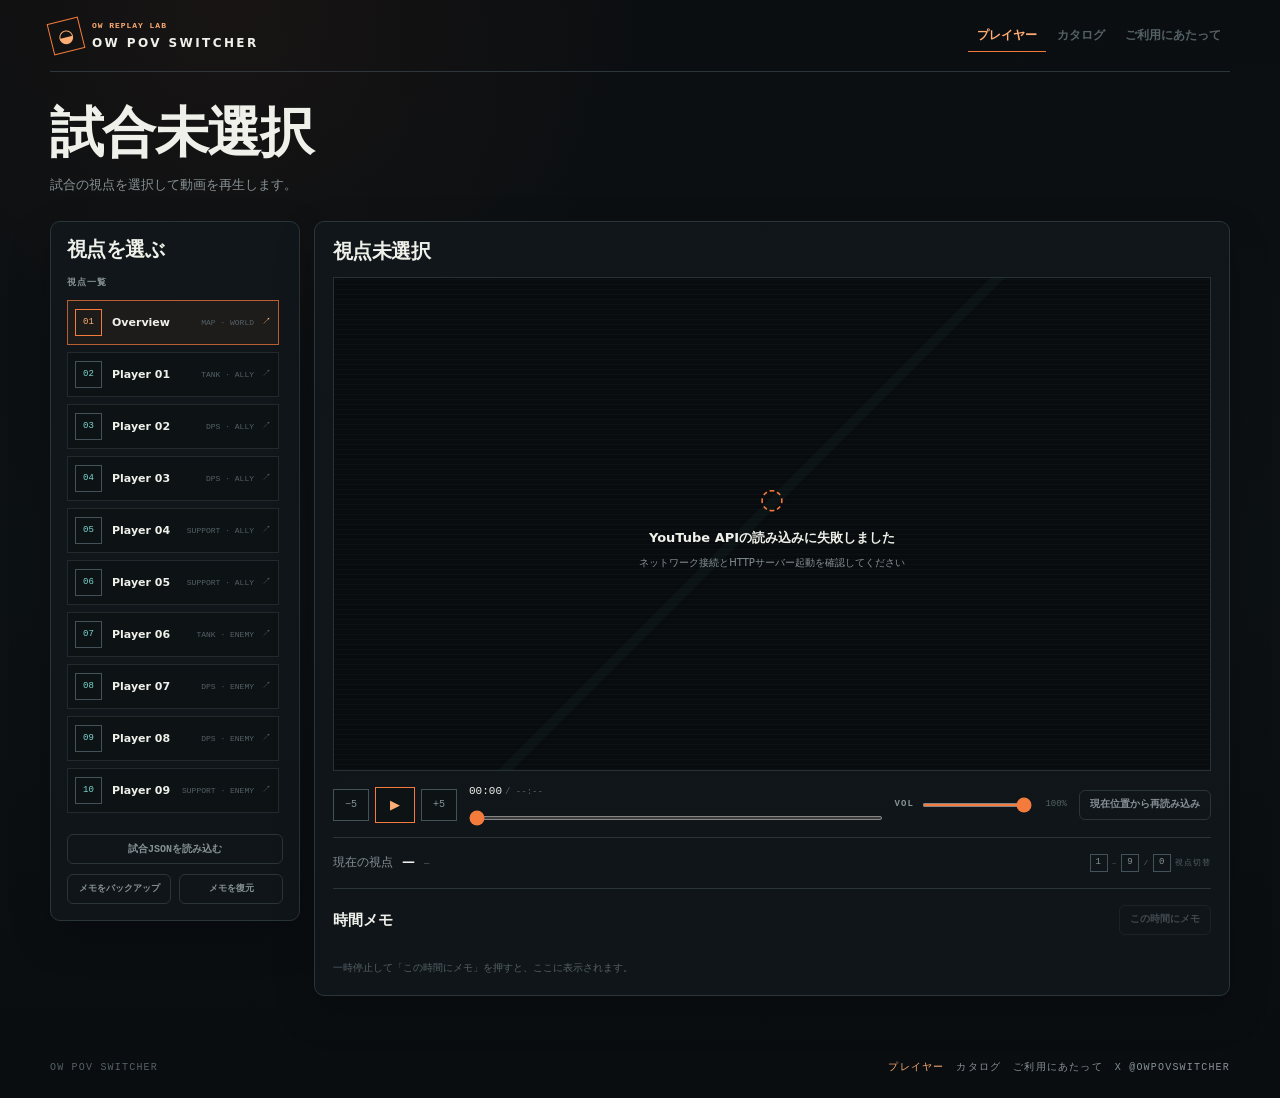
<file: index.html>
<!doctype html>
<html lang="ja">
  <head>
    <meta charset="UTF-8" />
    <meta name="viewport" content="width=device-width, initial-scale=1.0" />
    <meta name="theme-color" content="#0b0e11" />
  <title>試合プレイヤー | OW POV Switcher</title>
    <link rel="stylesheet" href="./styles.css" />
  </head>
  <body>
    <div class="app-shell">
      <header class="topbar">
        <a class="brand" href="./index.html" aria-label="OW POV Switcher プレイヤー">
          <span class="brand-mark" aria-hidden="true">◒</span>
          <span>
            <span class="brand-kicker">OW REPLAY LAB</span>
            <span class="brand-name">OW POV SWITCHER</span>
          </span>
        </a>
        <div class="topbar-tools">
          <nav class="primary-nav" aria-label="メインナビゲーション">
            <a class="is-active" href="./index.html" aria-current="page">プレイヤー</a>
            <a href="./catalog.html">カタログ</a>
            <a href="./usage.html">ご利用にあたって</a>
          </nav>
        </div>
      </header>

      <main id="top">
        <section class="intro-grid">
          <div class="hero-copy">
            <h1 id="matchPageTitle" class="match-page-title">試合未選択</h1>
            <p class="hero-text">
              試合の視点を選択して動画を再生します。
            </p>
          </div>
        </section>

        <section class="lab-grid" aria-label="リプレイビューア">
          <aside class="control-panel panel">
            <div class="panel-heading compact">
              <div>
                <h2>視点を選ぶ</h2>
              </div>
            </div>

            <div class="pov-list-heading">
              <span class="field-label">視点一覧</span>
            </div>
            <div id="povList" class="pov-list"></div>

            <div class="match-actions" aria-label="試合データの読み込み">
              <button id="importMatch" class="button button-outline" type="button">試合JSONを読み込む</button>
              <input id="matchFile" type="file" accept="application/json,.json" hidden />
            </div>

            <div class="data-actions" aria-label="個人メモのバックアップ">
              <button id="exportConfig" class="button button-outline" type="button">メモをバックアップ</button>
              <button id="importConfig" class="button button-outline" type="button">メモを復元</button>
              <input id="importFile" type="file" accept="application/json,.json" hidden />
            </div>
            <p id="dataStatus" class="data-status" aria-live="polite"></p>
          </aside>

          <section class="viewer-panel panel" aria-label="視点プレイヤー">
            <div class="viewer-header">
              <div>
                <h2 id="viewerTitle">視点未選択</h2>
              </div>
            </div>

            <div id="stage" class="stage" aria-live="polite">
              <div id="playerMount" class="player-mount"></div>
              <div id="stageEmpty" class="stage-empty">
                <span class="empty-glyph" aria-hidden="true">＋</span>
                <strong>試合を選択してください</strong>
                <span>カタログから試合を開くか、試合JSONを読み込んでください</span>
              </div>
            </div>

            <div class="transport-bar">
              <div class="transport-buttons">
                <button id="backFive" class="icon-button" type="button" title="5秒戻る">−5</button>
                <button id="playPause" class="play-button" type="button" aria-label="再生">▶</button>
                <button id="forwardFive" class="icon-button" type="button" title="5秒進む">+5</button>
              </div>
              <div class="time-track">
                <div class="time-readout">
                  <span id="currentTime">00:00</span>
                  <span>/ <span id="durationLabel">--:--</span></span>
                </div>
                <input id="timeline" type="range" min="0" max="0" step="0.1" value="0" aria-label="動画の再生位置" />
              </div>
              <div class="volume-control">
                <label class="volume-label" for="volume">VOL</label>
                <input id="volume" type="range" min="0" max="100" step="1" value="100" aria-label="音量" />
                <output id="volumeValue" for="volume">100%</output>
              </div>
              <button id="reloadActive" class="button button-outline" type="button">現在位置から再読み込み</button>
            </div>

            <div class="viewer-footer">
              <div class="current-perspective">
                <span class="current-label">現在の視点</span>
                <strong id="activeName">—</strong>
                <span id="activeMeta">—</span>
              </div>
              <div class="keyboard-hint">
                <span class="key">1</span>–<span class="key">9</span> / <span class="key">0</span>
                <span>視点切替</span>
              </div>
            </div>

            <section class="notes-area" aria-label="メモ">
              <div class="notes-header">
                <div class="notes-title">
                  <strong>時間メモ</strong>
                </div>
                <button id="addNote" class="button button-outline" type="button" disabled>この時間にメモ</button>
              </div>

              <form id="noteComposer" class="note-composer" hidden>
                <div class="note-composer-time">
                  <span class="note-time-label">記録時刻</span>
                  <strong id="noteTime">00:00</strong>
                </div>
                <textarea id="noteText" rows="3" maxlength="500" placeholder="例：ここでXXが右方向へ移動している"></textarea>
                <div class="note-composer-actions">
                  <button id="cancelNote" class="button button-quiet" type="button">キャンセル</button>
                  <button class="button button-primary" type="submit">メモを保存</button>
                </div>
              </form>

              <div id="noteList" class="note-list" aria-live="polite"></div>
            </section>
          </section>
        </section>

      </main>

      <footer class="footer">
        <span>OW POV SWITCHER</span>
        <nav class="footer-links" aria-label="サイト情報">
          <a href="./index.html" aria-current="page">プレイヤー</a>
          <a href="./catalog.html">カタログ</a>
          <a href="./usage.html">ご利用にあたって</a>
          <a href="https://x.com/OWPOVSwitcher" target="_blank" rel="noreferrer noopener">X @OWPOVSwitcher</a>
        </nav>
      </footer>
    </div>

    <script src="./map-data.js" defer></script>
    <script src="./patch-data.js" defer></script>
    <script src="./catalog-data.js" defer></script>
    <script src="./app.js" defer></script>
  </body>
</html>
</file>
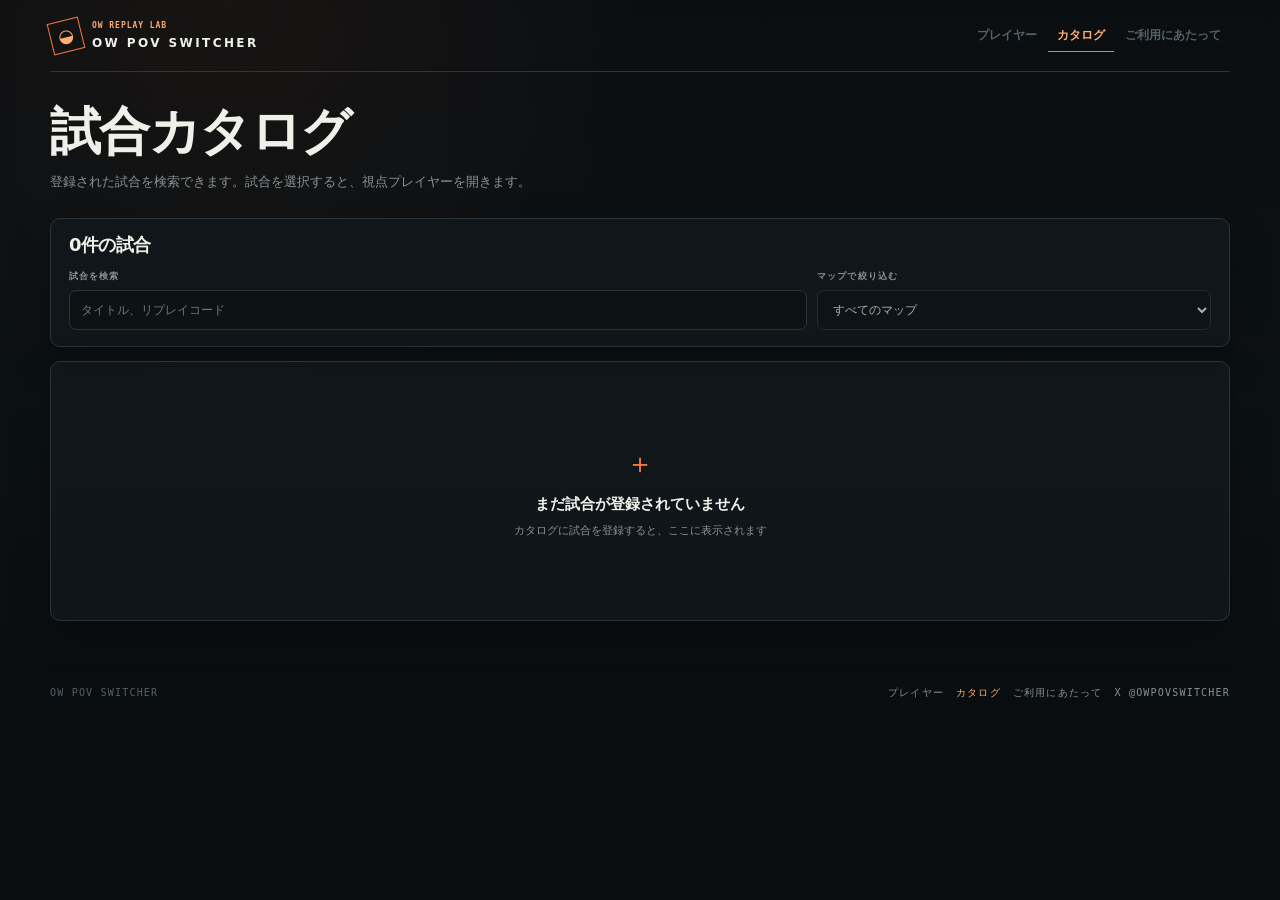
<file: catalog.html>
<!doctype html>
<html lang="ja">
  <head>
    <meta charset="UTF-8" />
    <meta name="viewport" content="width=device-width, initial-scale=1.0" />
    <meta name="theme-color" content="#0b0e11" />
  <title>試合カタログ | OW POV Switcher</title>
    <link rel="stylesheet" href="./styles.css" />
  </head>
  <body>
    <div class="app-shell">
      <header class="topbar">
        <a class="brand" href="./index.html" aria-label="OW POV Switcher プレイヤー">
          <span class="brand-mark" aria-hidden="true">◒</span>
          <span>
            <span class="brand-kicker">OW REPLAY LAB</span>
            <span class="brand-name">OW POV SWITCHER</span>
          </span>
        </a>
        <div class="topbar-tools">
          <nav class="primary-nav" aria-label="メインナビゲーション">
            <a href="./index.html">プレイヤー</a>
            <a class="is-active" href="./catalog.html" aria-current="page">カタログ</a>
            <a href="./usage.html">ご利用にあたって</a>
          </nav>
        </div>
      </header>

      <main id="top">
        <section class="page-hero">
          <div>
            <h1>試合カタログ</h1>
            <p class="hero-text">
              登録された試合を検索できます。試合を選択すると、視点プレイヤーを開きます。
            </p>
          </div>
        </section>

        <section class="catalog-toolbar panel" aria-label="カタログ操作">
          <div class="catalog-toolbar-heading">
            <div>
              <h2 id="catalogCount">読み込み中</h2>
            </div>
          </div>
          <div class="catalog-filters">
            <label class="catalog-search">
              <span class="field-label">試合を検索</span>
              <input id="catalogSearch" class="text-input" type="search" placeholder="タイトル、リプレイコード" autocomplete="off" />
            </label>
            <label class="catalog-filter">
              <span class="field-label">マップで絞り込む</span>
              <select id="catalogMapFilter" class="text-input">
                <option value="">すべてのマップ</option>
              </select>
            </label>
          </div>
          <p id="catalogStatusMessage" class="data-status" aria-live="polite"></p>
        </section>

        <section class="catalog-section" aria-label="試合一覧">
          <div id="catalogGrid" class="catalog-grid" aria-live="polite"></div>
        </section>
      </main>

      <footer class="footer">
        <span>OW POV SWITCHER</span>
        <nav class="footer-links" aria-label="サイト情報">
          <a href="./index.html">プレイヤー</a>
          <a href="./catalog.html" aria-current="page">カタログ</a>
          <a href="./usage.html">ご利用にあたって</a>
          <a href="https://x.com/OWPOVSwitcher" target="_blank" rel="noreferrer noopener">X @OWPOVSwitcher</a>
        </nav>
      </footer>
    </div>

    <script src="./map-data.js" defer></script>
    <script src="./patch-data.js" defer></script>
    <script src="./catalog-data.js" defer></script>
    <script src="./catalog.js" defer></script>
  </body>
</html>
</file>
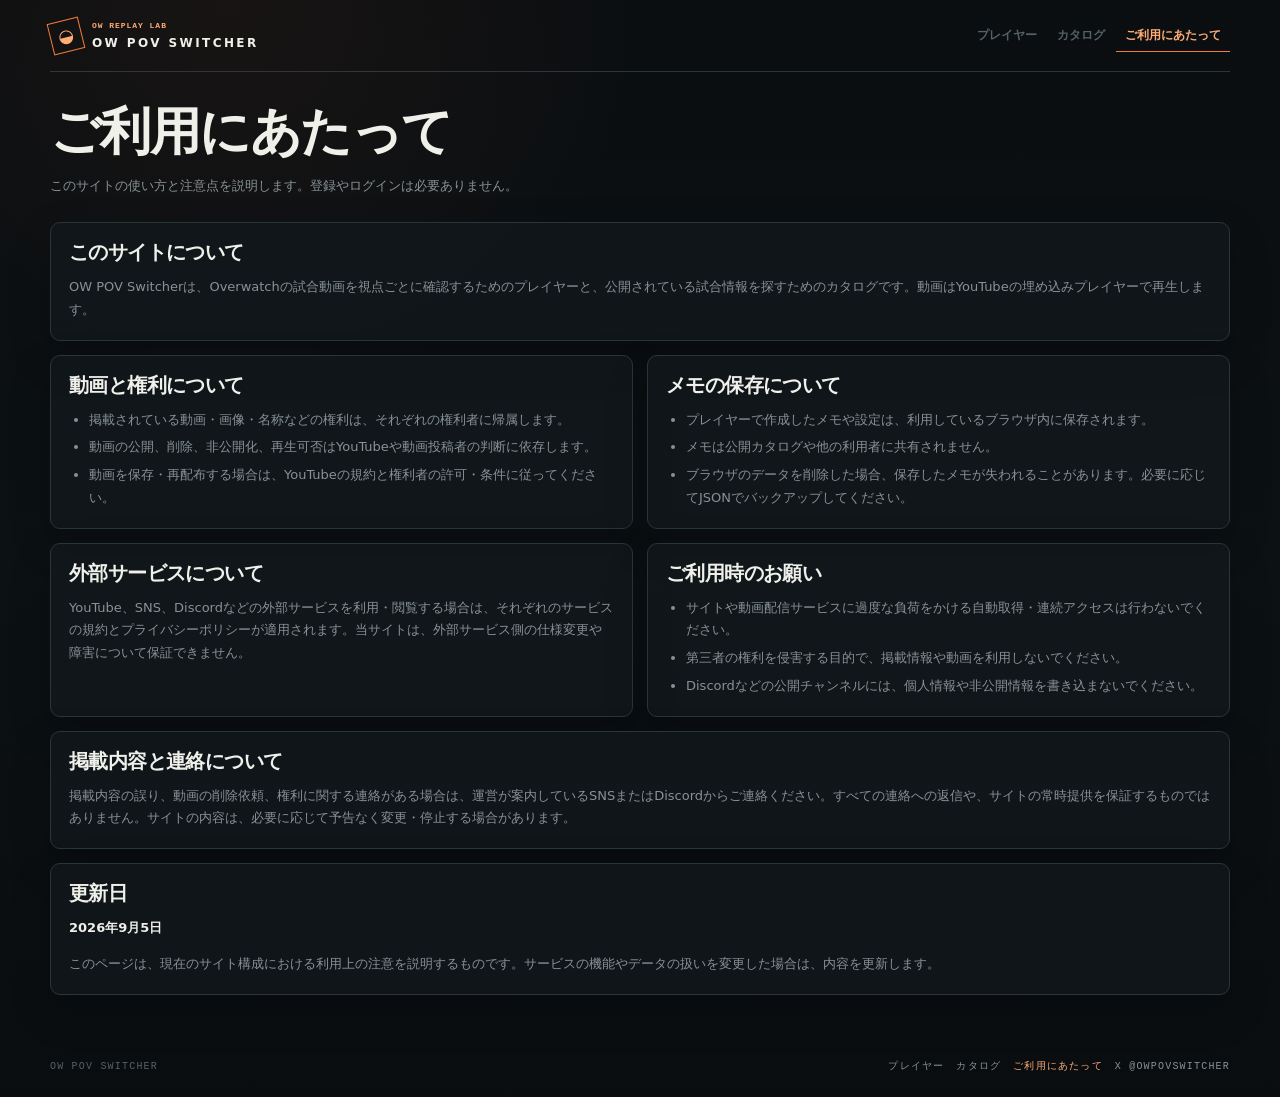
<file: usage.html>
<!doctype html>
<html lang="ja">
  <head>
    <meta charset="UTF-8" />
    <meta name="viewport" content="width=device-width, initial-scale=1.0" />
    <meta name="theme-color" content="#0b0e11" />
  <title>ご利用にあたって | OW POV Switcher</title>
    <link rel="stylesheet" href="./styles.css" />
  </head>
  <body>
    <div class="app-shell">
      <header class="topbar">
        <a class="brand" href="./index.html" aria-label="OW POV Switcher プレイヤー">
          <span class="brand-mark" aria-hidden="true">◒</span>
          <span>
            <span class="brand-kicker">OW REPLAY LAB</span>
            <span class="brand-name">OW POV SWITCHER</span>
          </span>
        </a>
        <div class="topbar-tools">
          <nav class="primary-nav" aria-label="メインナビゲーション">
            <a href="./index.html">プレイヤー</a>
            <a href="./catalog.html">カタログ</a>
            <a class="is-active" href="./usage.html" aria-current="page">ご利用にあたって</a>
          </nav>
        </div>
      </header>

      <main id="top" class="info-page">
        <section class="page-hero">
          <div>
            <h1 class="info-page-title">ご利用にあたって</h1>
            <p class="hero-text">
              このサイトの使い方と注意点を説明します。登録やログインは必要ありません。
            </p>
          </div>
        </section>

        <div class="info-grid">
          <section class="info-card panel wide">
            <h2>このサイトについて</h2>
            <p>
              OW POV Switcherは、Overwatchの試合動画を視点ごとに確認するためのプレイヤーと、公開されている試合情報を探すためのカタログです。動画はYouTubeの埋め込みプレイヤーで再生します。
            </p>
          </section>

          <section class="info-card panel">
            <h2>動画と権利について</h2>
            <ul>
              <li>掲載されている動画・画像・名称などの権利は、それぞれの権利者に帰属します。</li>
              <li>動画の公開、削除、非公開化、再生可否はYouTubeや動画投稿者の判断に依存します。</li>
              <li>動画を保存・再配布する場合は、YouTubeの規約と権利者の許可・条件に従ってください。</li>
            </ul>
          </section>

          <section class="info-card panel">
            <h2>メモの保存について</h2>
            <ul>
              <li>プレイヤーで作成したメモや設定は、利用しているブラウザ内に保存されます。</li>
              <li>メモは公開カタログや他の利用者に共有されません。</li>
              <li>ブラウザのデータを削除した場合、保存したメモが失われることがあります。必要に応じてJSONでバックアップしてください。</li>
            </ul>
          </section>

          <section class="info-card panel">
            <h2>外部サービスについて</h2>
            <p>
              YouTube、SNS、Discordなどの外部サービスを利用・閲覧する場合は、それぞれのサービスの規約とプライバシーポリシーが適用されます。当サイトは、外部サービス側の仕様変更や障害について保証できません。
            </p>
          </section>

          <section class="info-card panel">
            <h2>ご利用時のお願い</h2>
            <ul>
              <li>サイトや動画配信サービスに過度な負荷をかける自動取得・連続アクセスは行わないでください。</li>
              <li>第三者の権利を侵害する目的で、掲載情報や動画を利用しないでください。</li>
              <li>Discordなどの公開チャンネルには、個人情報や非公開情報を書き込まないでください。</li>
            </ul>
          </section>

          <section class="info-card panel wide">
            <h2>掲載内容と連絡について</h2>
            <p>
              掲載内容の誤り、動画の削除依頼、権利に関する連絡がある場合は、運営が案内しているSNSまたはDiscordからご連絡ください。すべての連絡への返信や、サイトの常時提供を保証するものではありません。サイトの内容は、必要に応じて予告なく変更・停止する場合があります。
            </p>
          </section>

          <section class="info-card panel wide">
            <h2>更新日</h2>
            <p><strong>2026年9月5日</strong></p>
            <p>
              このページは、現在のサイト構成における利用上の注意を説明するものです。サービスの機能やデータの扱いを変更した場合は、内容を更新します。
            </p>
          </section>
        </div>
      </main>

      <footer class="footer">
        <span>OW POV SWITCHER</span>
        <nav class="footer-links" aria-label="サイト情報">
          <a href="./index.html">プレイヤー</a>
          <a href="./catalog.html">カタログ</a>
          <a href="./usage.html" aria-current="page">ご利用にあたって</a>
          <a href="https://x.com/OWPOVSwitcher" target="_blank" rel="noreferrer noopener">X @OWPOVSwitcher</a>
        </nav>
      </footer>
    </div>
  </body>
</html>
</file>
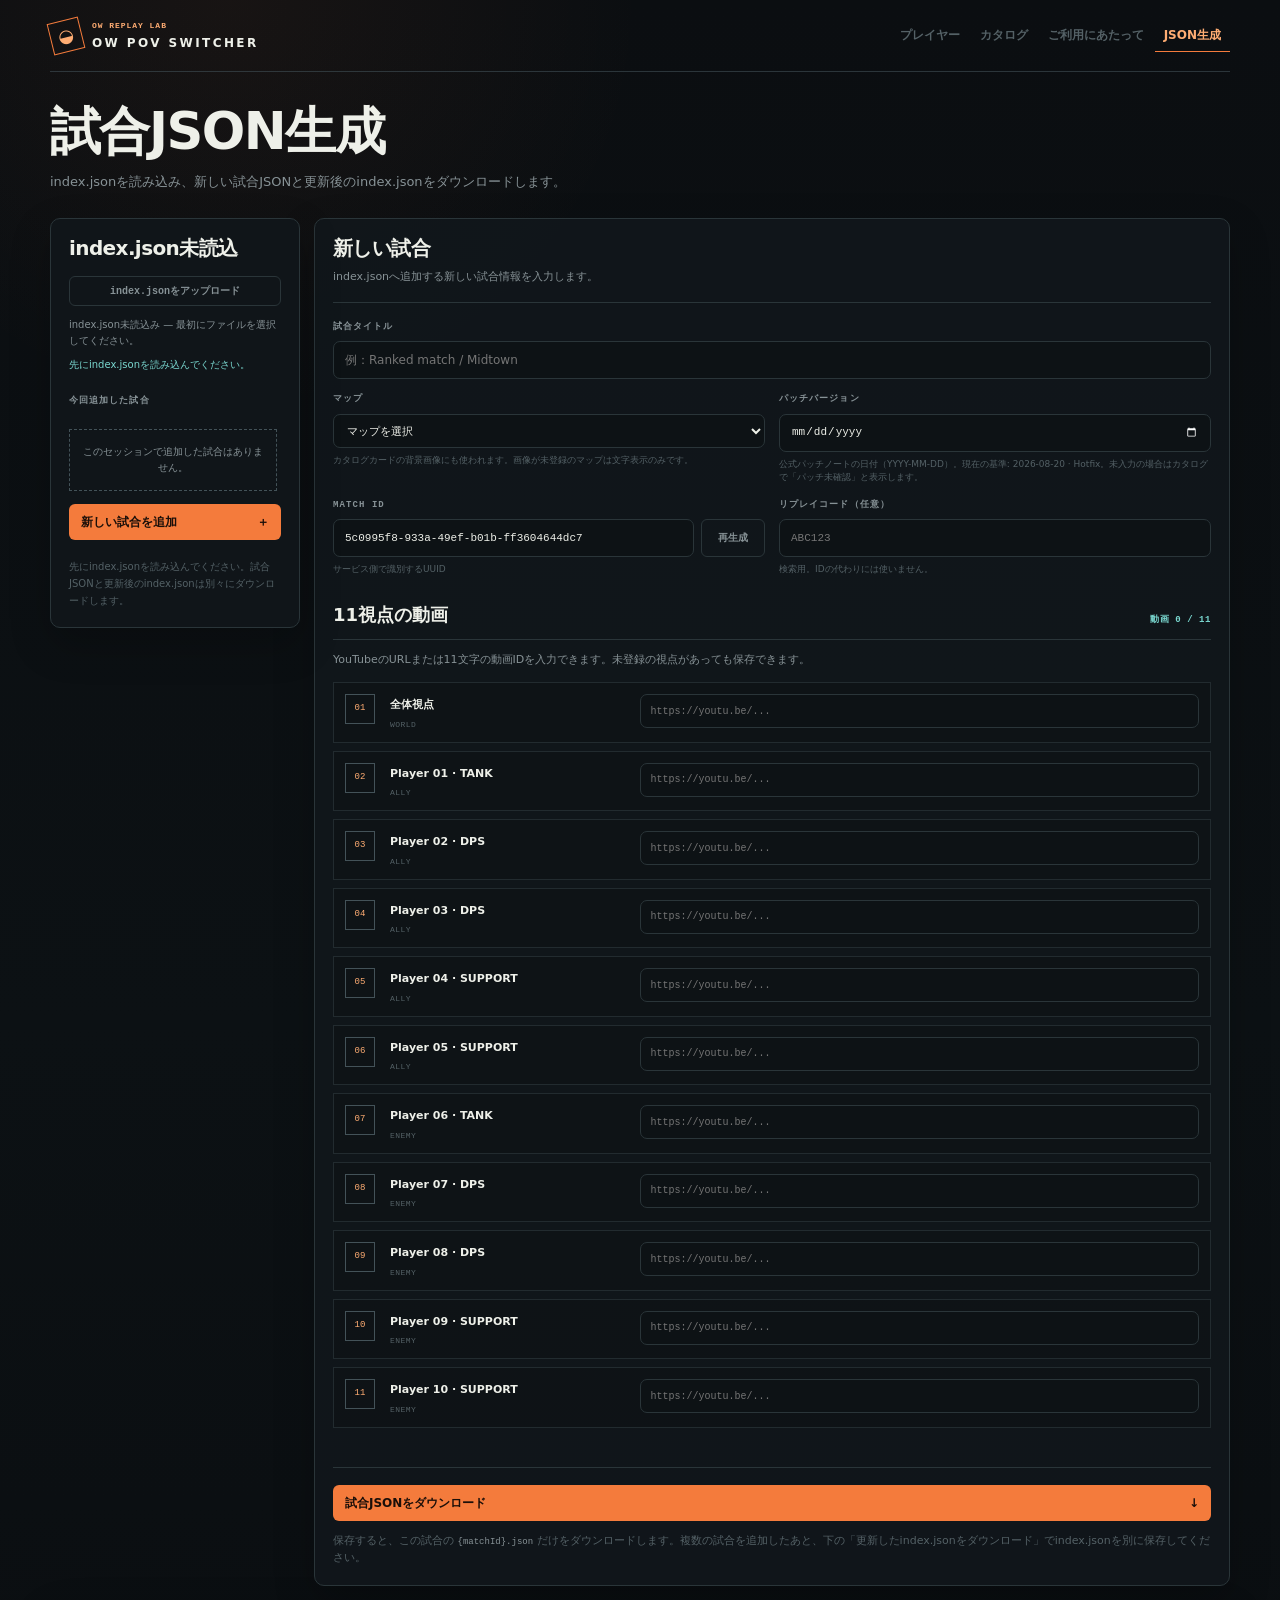
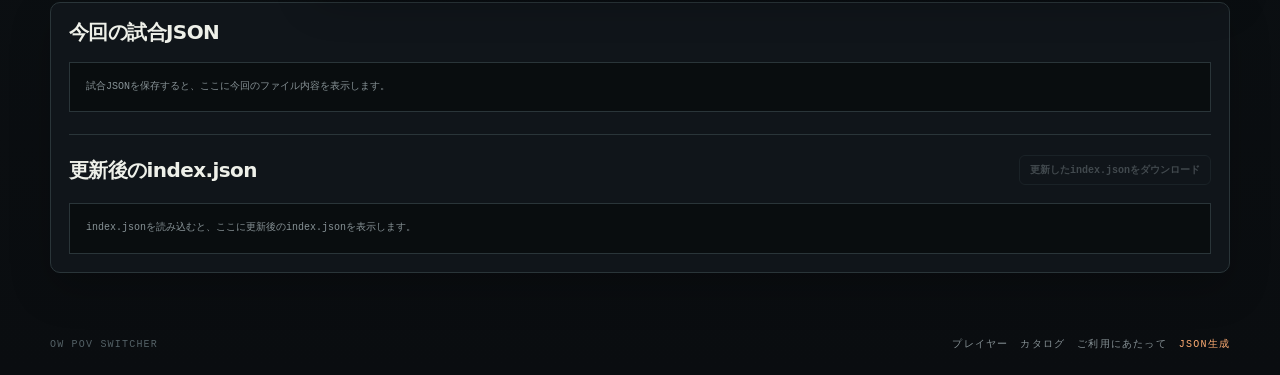
<file: tools/catalog-builder.html>
<!doctype html>
<html lang="ja">
  <head>
    <meta charset="UTF-8" />
    <meta name="viewport" content="width=device-width, initial-scale=1.0" />
    <meta name="theme-color" content="#0b0e11" />
  <title>試合JSON生成 | OW POV Switcher</title>
    <link rel="stylesheet" href="../styles.css" />
    <link rel="stylesheet" href="./catalog-builder.css" />
  </head>
  <body>
    <div class="app-shell">
      <header class="topbar">
        <a class="brand" href="../index.html" aria-label="OW POV Switcher プレイヤー">
          <span class="brand-mark" aria-hidden="true">◒</span>
          <span>
            <span class="brand-kicker">OW REPLAY LAB</span>
            <span class="brand-name">OW POV SWITCHER</span>
          </span>
        </a>
        <div class="topbar-tools">
          <nav class="primary-nav" aria-label="メインナビゲーション">
            <a href="../index.html">プレイヤー</a>
            <a href="../catalog.html">カタログ</a>
            <a href="../usage.html">ご利用にあたって</a>
            <a class="is-active" href="./catalog-builder.html">JSON生成</a>
          </nav>
        </div>
      </header>

      <main id="top">
        <section class="page-hero builder-hero">
          <div>
            <h1>試合JSON生成</h1>
            <p class="hero-text">
              index.jsonを読み込み、新しい試合JSONと更新後のindex.jsonをダウンロードします。
            </p>
          </div>
        </section>

        <section class="builder-layout" aria-label="試合JSON生成">
          <aside class="builder-sidebar panel">
            <div class="panel-heading compact">
              <div>
                <h2 id="catalogCount">index.json未読込</h2>
              </div>
            </div>

            <div class="builder-file-actions">
              <button id="importIndex" class="button button-outline" type="button">index.jsonをアップロード</button>
              <input id="indexFile" type="file" accept="application/json,.json" hidden />
            </div>
            <p id="indexStatus" class="builder-index-status" aria-live="polite">index.json未読込み — 最初にファイルを選択してください。</p>
            <p id="builderStatus" class="data-status" aria-live="polite"></p>

            <div class="builder-list-heading">
              <span class="field-label">今回追加した試合</span>
            </div>
            <div id="createdMatchList" class="builder-match-list" aria-live="polite"></div>

            <button id="newMatch" class="button button-primary builder-new-match" type="button">
              <span>新しい試合を追加</span>
              <span aria-hidden="true">＋</span>
            </button>

            <p class="builder-sidebar-note">
              先にindex.jsonを読み込んでください。試合JSONと更新後のindex.jsonは別々にダウンロードします。
            </p>
          </aside>

          <section class="builder-editor panel" aria-label="新しい試合の入力">
            <form id="matchForm">
              <div class="builder-editor-heading">
                <div>
                  <h2 id="editorTitle">新しい試合</h2>
                  <p id="editorSubline" class="builder-editor-subline">index.jsonへ追加する試合情報を入力します。</p>
                </div>
                <span id="editorState" class="builder-record-tag" aria-hidden="true" hidden>NEW</span>
              </div>

              <div class="builder-field-grid">
                <label class="builder-field builder-field-wide">
                  <span class="field-label">試合タイトル</span>
                  <input id="matchTitle" class="text-input" type="text" maxlength="200" placeholder="例：Ranked match / Midtown" required />
                </label>

                <label class="builder-field">
                  <span class="field-label">マップ</span>
                  <select id="matchMap" class="builder-select" aria-describedby="matchMapHelp"></select>
                  <small id="matchMapHelp" class="builder-field-help">カタログカードの背景画像にも使われます。画像が未登録のマップは文字表示のみです。</small>
                </label>

                <label class="builder-field">
                  <span class="field-label">パッチバージョン</span>
                  <input id="patchVersion" class="text-input builder-mono-input" type="date" aria-describedby="patchVersionHelp" />
                  <small id="patchVersionHelp" class="builder-field-help">公式パッチノートの日付（YYYY-MM-DD）。未入力の場合はカタログで「パッチ未確認」と表示します。</small>
                </label>

                <label class="builder-field">
                  <span class="field-label">MATCH ID</span>
                  <span class="builder-input-action">
                    <input id="matchId" class="text-input builder-mono-input" type="text" readonly aria-describedby="matchIdHelp" />
                    <button id="regenerateId" class="button button-outline" type="button">再生成</button>
                  </span>
                  <small id="matchIdHelp" class="builder-field-help">サービス側で識別するUUID</small>
                </label>

                <label class="builder-field">
                  <span class="field-label">リプレイコード（任意）</span>
                  <input id="sourceReplayCode" class="text-input builder-mono-input" type="text" maxlength="6" placeholder="ABC123" autocomplete="off" />
                  <small class="builder-field-help">検索用。IDの代わりには使いません。</small>
                </label>
              </div>

              <div class="builder-perspective-heading">
                <div>
                  <h3>11視点の動画</h3>
                </div>
                <strong id="videoCoverage">動画 0 / 11</strong>
              </div>
              <p class="builder-section-help">
                YouTubeのURLまたは11文字の動画IDを入力できます。未登録の視点があっても保存できます。
              </p>

              <div id="perspectiveEditor" class="builder-perspective-editor"></div>
              <p id="formMessage" class="builder-form-message" aria-live="polite"></p>

              <div class="builder-actions">
                <button class="button button-primary" type="submit">
                  <span>試合JSONをダウンロード</span>
                  <span aria-hidden="true">↓</span>
                </button>
              </div>
              <p class="builder-section-help builder-export-help">
                保存すると、この試合の <code>{matchId}.json</code> だけをダウンロードします。複数の試合を追加したあと、下の「更新したindex.jsonをダウンロード」でindex.jsonを別に保存してください。
              </p>
            </form>
          </section>
        </section>

        <section class="builder-output panel" aria-label="生成JSONの確認">
          <div class="builder-output-heading">
            <div>
              <h2>今回の試合JSON</h2>
            </div>
          </div>
          <pre id="matchJsonPreview" class="builder-json-preview">試合JSONを保存すると、ここに今回のファイル内容を表示します。</pre>

          <div class="builder-output-heading builder-output-heading-secondary">
            <div>
              <h2>更新後のindex.json</h2>
            </div>
            <button id="downloadIndex" class="button button-outline" type="button" disabled>更新したindex.jsonをダウンロード</button>
          </div>
          <pre id="indexJsonPreview" class="builder-json-preview">index.jsonを読み込むと、ここに更新後のindex.jsonを表示します。</pre>
        </section>
      </main>

      <footer class="footer">
        <span>OW POV SWITCHER</span>
        <nav class="footer-links" aria-label="サイト情報">
          <a href="../index.html">プレイヤー</a>
          <a href="../catalog.html">カタログ</a>
          <a href="../usage.html">ご利用にあたって</a>
          <a href="./catalog-builder.html" aria-current="page">JSON生成</a>
        </nav>
      </footer>
    </div>

    <script src="../map-data.js" defer></script>
    <script src="../patch-data.js" defer></script>
    <script src="../catalog-data.js" defer></script>
    <script src="./catalog-builder.js?v=20260904-3" defer></script>
  </body>
</html>
</file>
<file: styles.css>
:root {
  --content-width: 1180px;
  --font-sans: "Yu Gothic", "Hiragino Kaku Gothic ProN", "Noto Sans JP", system-ui, sans-serif;
  --font-mono: "Cascadia Code", Consolas, monospace;
  --bg: #0b0e11;
  --panel: #11171b;
  --panel-raised: #171f23;
  --panel-deep: #0d1215;
  --ink: #eef0e9;
  --muted: #879296;
  --faint: #546166;
  --line: #2a3539;
  --line-bright: #435258;
  --orange: #f47b3c;
  --orange-soft: #ffad73;
  --cyan: #7ad8d0;
  --yellow: #e6c86e;
  --danger: #f36e69;
  --radius: 10px;
  --shadow: 0 16px 40px rgba(0, 0, 0, 0.22);
  color-scheme: dark;
}

* {
  box-sizing: border-box;
}

html {
  background: var(--bg);
  scroll-behavior: smooth;
}

body {
  margin: 0;
  min-width: 320px;
  background:
    radial-gradient(circle at 18% 0%, rgba(244, 123, 60, 0.055), transparent 26rem),
    linear-gradient(180deg, #0b0e11 0%, #0c1114 52%, #0a0d10 100%);
  color: var(--ink);
  font-family: var(--font-sans);
  line-height: 1.5;
}

button,
input {
  font: inherit;
}

button {
  cursor: pointer;
}

button:focus-visible,
input:focus-visible,
select:focus-visible,
a:focus-visible {
  outline: 2px solid var(--cyan);
  outline-offset: 3px;
}

.app-shell {
  width: min(var(--content-width), calc(100% - 32px));
  margin: 0 auto;
}

.topbar {
  display: flex;
  align-items: center;
  justify-content: space-between;
  min-height: 72px;
  border-bottom: 1px solid rgba(67, 82, 88, 0.58);
}

.brand {
  display: inline-flex;
  align-items: center;
  gap: 10px;
  color: var(--ink);
  text-decoration: none;
}

.brand-mark {
  display: grid;
  width: 32px;
  height: 32px;
  place-items: center;
  border: 1px solid var(--orange);
  color: var(--orange-soft);
  font-size: 18px;
  line-height: 1;
  transform: rotate(-14deg);
}

.brand-kicker,
.brand-name,
.eyebrow,
.field-label,
.hero-label,
.panel-index,
.micro-copy,
.footer,
.keyboard-hint {
  letter-spacing: 0.12em;
  text-transform: uppercase;
}

.brand-kicker {
  display: block;
  color: var(--orange-soft);
  font-family: var(--font-mono);
  font-size: 8px;
  font-weight: 700;
}

.brand-name {
  display: block;
  margin-top: 2px;
  font-size: 12px;
  font-weight: 800;
  letter-spacing: 0.2em;
}

.eyebrow {
  margin: 0 0 8px;
  color: var(--orange-soft);
  font-family: var(--font-mono);
  font-size: 10px;
  font-weight: 700;
}

.hero-label {
  display: block;
  color: var(--muted);
  font-family: var(--font-mono);
  font-size: 9px;
  font-weight: 700;
}

.topbar-tools {
  display: flex;
  align-items: center;
  gap: 16px;
}

.primary-nav {
  display: flex;
  align-items: center;
  gap: 2px;
}

.primary-nav a {
  padding: 7px 9px;
  border-bottom: 1px solid transparent;
  color: var(--faint);
  font-family: var(--font-sans);
  font-size: 12px;
  font-weight: 700;
  letter-spacing: 0;
  text-decoration: none;
  transition: border-color 160ms ease, color 160ms ease;
}

.primary-nav a:hover,
.primary-nav a.is-active {
  border-color: var(--orange);
  color: var(--orange-soft);
}

main {
  padding: 32px 0 48px;
}

.intro-grid {
  margin-bottom: 24px;
}

h1,
h2,
p {
  margin-top: 0;
}

h1,
h2 {
  font-weight: 700;
  letter-spacing: -0.03em;
}

h1 {
  max-width: 820px;
  margin-bottom: 12px;
  font-size: clamp(2rem, 4vw, 3.6rem);
  line-height: 1.08;
}

.match-page-title {
  max-width: 900px;
  margin-bottom: 12px;
  font-size: clamp(2rem, 4.2vw, 3.8rem);
  overflow-wrap: anywhere;
}

h1 em {
  color: var(--orange);
  font-style: normal;
}

h2 {
  margin-bottom: 0;
  font-size: 20px;
  line-height: 1.15;
}

.hero-text {
  max-width: 680px;
  margin-bottom: 0;
  color: var(--muted);
  font-size: 13px;
  line-height: 1.75;
}

.panel {
  border: 1px solid var(--line);
  border-radius: var(--radius);
  background: rgba(17, 23, 27, 0.9);
  box-shadow: var(--shadow);
}

.lab-grid {
  display: grid;
  grid-template-columns: 250px minmax(0, 1fr);
  gap: 14px;
  align-items: start;
}

.control-panel {
  min-height: auto;
  padding: 16px;
}

.panel-heading {
  display: flex;
  align-items: flex-start;
  justify-content: space-between;
  gap: 12px;
  margin-bottom: 18px;
}

.panel-heading.compact {
  margin-bottom: 16px;
}

.panel-index {
  display: inline-flex;
  align-items: center;
  justify-content: center;
  min-width: 28px;
  height: 22px;
  border: 1px solid var(--line-bright);
  color: var(--faint);
  font-family: "Cascadia Code", Consolas, monospace;
  font-size: 9px;
}

.field-label {
  display: block;
  margin-bottom: 7px;
  color: var(--muted);
  font-family: var(--font-mono);
  font-size: 9px;
  font-weight: 700;
}

.text-input {
  width: 100%;
  height: 38px;
  padding: 0 11px;
  border: 1px solid var(--line);
  border-radius: 7px;
  outline: none;
  background: var(--panel-deep);
  color: var(--ink);
  font-size: 12px;
  transition: border-color 160ms ease, background 160ms ease;
}

.text-input:hover,
.text-input:focus {
  border-color: var(--line-bright);
  background: #0f1518;
}

.pov-list-heading {
  display: flex;
  align-items: center;
  justify-content: space-between;
  margin-top: 0;
}

.pov-list-heading .field-label {
  margin-bottom: 0;
}

.micro-copy {
  color: var(--faint);
  font-family: var(--font-mono);
  font-size: 8px;
}

.pov-list {
  display: grid;
  gap: 7px;
  max-height: 520px;
  margin-top: 10px;
  overflow-y: auto;
  padding-right: 4px;
  scrollbar-color: var(--line-bright) transparent;
}

.pov-row {
  display: grid;
  width: 100%;
  grid-template-columns: 29px minmax(0, 1fr) auto;
  gap: 8px;
  align-items: center;
  padding: 8px 7px;
  border: 1px solid rgba(42, 53, 57, 0.7);
  appearance: none;
  color: var(--ink);
  font: inherit;
  text-align: left;
  background: rgba(13, 18, 21, 0.8);
  cursor: pointer;
  transition: border-color 160ms ease, background 160ms ease;
}

.pov-row:hover {
  border-color: var(--line-bright);
  background: rgba(23, 31, 35, 0.9);
}

.pov-row.is-active {
  border-color: rgba(244, 123, 60, 0.72);
  background: rgba(244, 123, 60, 0.06);
}

.pov-number {
  display: grid;
  width: 27px;
  height: 27px;
  place-items: center;
  border: 1px solid var(--line-bright);
  color: var(--cyan);
  font-family: "Cascadia Code", Consolas, monospace;
  font-size: 9px;
}

.pov-row.is-active .pov-number {
  border-color: var(--orange);
  color: var(--orange-soft);
}

.pov-info {
  min-width: 0;
}

.pov-name-line {
  display: flex;
  align-items: center;
  justify-content: space-between;
  gap: 8px;
  margin-bottom: 0;
}

.pov-name-line strong {
  min-width: 0;
  overflow: hidden;
  color: var(--ink);
  font-size: 11px;
  font-weight: 600;
  text-overflow: ellipsis;
  white-space: nowrap;
}

.pov-name-line small {
  flex: 0 0 auto;
  color: var(--faint);
  font-family: "Cascadia Code", Consolas, monospace;
  font-size: 8px;
}

.pov-switch {
  color: var(--faint);
  font-family: "Cascadia Code", Consolas, monospace;
  font-size: 9px;
}

.pov-row.is-active .pov-switch {
  color: var(--orange-soft);
}

.button {
  display: inline-flex;
  align-items: center;
  justify-content: space-between;
  min-height: 36px;
  padding: 0 11px;
  border: 1px solid transparent;
  border-radius: 6px;
  font-size: 12px;
  font-weight: 700;
  transition: transform 160ms ease, border-color 160ms ease, background 160ms ease;
}

.button:hover {
  transform: translateY(-1px);
}

.button:disabled {
  cursor: not-allowed;
  opacity: 0.42;
  transform: none;
}

.button-primary {
  background: var(--orange);
  color: #1b0f09;
}

.button-primary:hover {
  background: var(--orange-soft);
}

.button-quiet,
.button-outline {
  border-color: var(--line);
  background: transparent;
  color: var(--muted);
}

.button-quiet {
  justify-content: center;
  min-height: 30px;
  font-size: 10px;
}

.button-quiet:hover,
.button-outline:hover {
  border-color: var(--line-bright);
  color: var(--ink);
}

.button-outline {
  min-height: 30px;
  padding: 0 10px;
  font-family: var(--font-mono);
  font-size: 10px;
  white-space: nowrap;
}

.data-actions {
  display: grid;
  grid-template-columns: 1fr 1fr;
  gap: 8px;
  margin-top: 10px;
}

.match-actions {
  margin-top: 14px;
}

.match-actions .button {
  width: 100%;
  justify-content: center;
}

.data-actions .button {
  justify-content: center;
  min-width: 0;
  padding: 0 8px;
  font-size: 9px;
}

.data-status {
  min-height: 0;
  margin: 8px 0 0;
  color: var(--cyan);
  font-size: 10px;
  line-height: 1.5;
}

.data-status:empty {
  display: none;
}

.data-status.is-error {
  color: var(--danger);
}

.viewer-panel {
  min-width: 0;
  padding: 18px;
}

.viewer-header {
  display: flex;
  align-items: flex-start;
  justify-content: space-between;
  gap: 16px;
  margin-bottom: 14px;
}

.stage {
  position: relative;
  aspect-ratio: 16 / 9;
  overflow: hidden;
  border: 1px solid #263237;
  background: #060809;
  isolation: isolate;
}

.player-mount {
  position: absolute;
  inset: 0;
  z-index: 1;
}

.player-mount > div,
.player-mount iframe {
  width: 100%;
  height: 100%;
  border: 0;
}

.stage-empty {
  position: absolute;
  inset: 0;
  z-index: 4;
  display: grid;
  place-content: center;
  gap: 8px;
  padding: 20px;
  background:
    linear-gradient(135deg, transparent 0 48%, rgba(122, 216, 208, 0.035) 48% 49%, transparent 49% 100%),
    repeating-linear-gradient(0deg, rgba(255, 255, 255, 0.018) 0 1px, transparent 1px 5px),
    #080c0e;
  color: var(--muted);
  text-align: center;
}

.stage-empty.is-hidden {
  display: none;
}

.empty-glyph {
  color: var(--orange);
  font-size: 28px;
  font-weight: 200;
}

.stage-empty strong {
  color: var(--ink);
  font-size: 13px;
}

.stage-empty span:last-child {
  font-size: 10px;
}

.transport-bar {
  display: flex;
  align-items: center;
  gap: 12px;
  padding: 12px 0 10px;
  border-bottom: 1px solid var(--line);
}

.transport-buttons {
  display: flex;
  align-items: center;
  gap: 6px;
}

.icon-button,
.play-button {
  display: grid;
  place-items: center;
  border: 1px solid var(--line-bright);
  background: var(--panel-deep);
  color: var(--muted);
  transition: border-color 160ms ease, color 160ms ease, background 160ms ease;
}

.icon-button {
  width: 36px;
  height: 32px;
  font-family: "Cascadia Code", Consolas, monospace;
  font-size: 10px;
}

.play-button {
  width: 40px;
  height: 36px;
  border-color: var(--orange);
  color: var(--orange-soft);
  font-size: 13px;
}

.icon-button:hover,
.play-button:hover {
  background: var(--panel-raised);
  color: var(--ink);
}

.time-track {
  min-width: 0;
  flex: 1;
}

.volume-control {
  display: grid;
  grid-template-columns: auto minmax(76px, 110px) 27px;
  align-items: center;
  gap: 8px;
  flex: 0 0 auto;
}

.volume-label {
  color: var(--muted);
  font-family: var(--font-mono);
  font-size: 9px;
  font-weight: 700;
  letter-spacing: 0.12em;
}

.volume-control input[type="range"] {
  width: 100%;
}

.volume-control output {
  color: var(--faint);
  font-family: var(--font-mono);
  font-size: 9px;
  text-align: right;
}

.time-readout {
  display: flex;
  align-items: baseline;
  gap: 3px;
  margin-bottom: 4px;
  color: var(--faint);
  font-family: var(--font-mono);
  font-size: 9px;
}

.time-readout #currentTime {
  color: var(--ink);
  font-size: 11px;
}

input[type="range"] {
  width: 100%;
  height: 4px;
  margin: 0;
  accent-color: var(--orange);
  cursor: pointer;
}

.viewer-footer {
  display: flex;
  align-items: end;
  justify-content: space-between;
  gap: 20px;
  padding-top: 14px;
}

.notes-area {
  margin-top: 16px;
  padding-top: 16px;
  border-top: 1px solid var(--line);
}

.notes-header {
  display: flex;
  align-items: center;
  justify-content: space-between;
  gap: 16px;
}

.notes-title {
  display: block;
}

.notes-title strong {
  color: var(--ink);
  font-size: 15px;
}

.note-composer {
  display: grid;
  grid-template-columns: 110px minmax(0, 1fr);
  gap: 10px;
  align-items: start;
  margin-top: 12px;
  padding: 12px;
  border: 1px solid var(--line);
  background: var(--panel-deep);
}

.note-composer[hidden] {
  display: none;
}

.note-composer-time {
  display: grid;
  gap: 4px;
  min-height: 68px;
  padding: 4px 12px 0 0;
  border-right: 1px solid var(--line);
}

.note-time-label {
  color: var(--muted);
  font-size: 11px;
}

.note-composer-time strong {
  color: var(--orange-soft);
  font-family: var(--font-mono);
  font-size: 16px;
}

.note-composer textarea {
  width: 100%;
  min-height: 68px;
  resize: vertical;
  padding: 9px 10px;
  border: 1px solid var(--line);
  border-radius: 4px;
  outline: none;
  background: #0a0e10;
  color: var(--ink);
  font-size: 11px;
  line-height: 1.6;
}

.note-composer textarea:focus {
  border-color: var(--cyan);
}

.note-composer-actions {
  display: flex;
  grid-column: 2;
  justify-content: flex-end;
  gap: 8px;
}

.note-list {
  display: grid;
  gap: 0;
  max-height: 220px;
  margin-top: 12px;
  overflow-y: auto;
  padding-right: 4px;
  scrollbar-color: var(--line-bright) transparent;
}

.notes-empty {
  margin: 0;
  padding: 13px 0 2px;
  color: var(--faint);
  font-size: 10px;
}

.note-row {
  display: grid;
  grid-template-columns: minmax(0, 1fr) auto;
  gap: 8px;
  align-items: center;
  border-bottom: 1px solid rgba(42, 53, 57, 0.8);
}

.note-jump {
  display: grid;
  grid-template-columns: 58px minmax(0, 1fr);
  gap: 8px;
  min-width: 0;
  padding: 10px 0;
  border: 0;
  background: transparent;
  color: var(--muted);
  text-align: left;
}

.note-jump:hover {
  color: var(--ink);
}

.note-jump time {
  color: var(--orange-soft);
  font-family: var(--font-mono);
  font-size: 10px;
}

.note-jump span {
  overflow: hidden;
  font-size: 11px;
  text-overflow: ellipsis;
  white-space: nowrap;
}

.note-delete {
  padding: 5px 0 5px 8px;
  border: 0;
  background: transparent;
  color: var(--faint);
  font-size: 9px;
}

.note-delete:hover {
  color: var(--orange-soft);
}

.current-perspective {
  display: flex;
  align-items: baseline;
  gap: 9px;
  flex-wrap: wrap;
}

.current-perspective strong {
  color: var(--ink);
  font-size: 13px;
}

.current-label {
  color: var(--muted);
  font-size: 12px;
}

.current-perspective > span:last-child {
  color: var(--faint);
  font-family: var(--font-mono);
  font-size: 9px;
}

.keyboard-hint {
  display: flex;
  align-items: center;
  gap: 4px;
  color: var(--faint);
  font-family: var(--font-mono);
  font-size: 8px;
  white-space: nowrap;
}

.key {
  display: inline-grid;
  min-width: 18px;
  height: 18px;
  padding: 0 4px;
  place-items: center;
  border: 1px solid var(--line-bright);
  color: var(--muted);
  font-size: 9px;
}

.footer {
  display: flex;
  justify-content: space-between;
  gap: 20px;
  padding: 16px 0 22px;
  color: var(--faint);
  font-family: var(--font-mono);
  font-size: 10px;
}

.footer-links {
  display: flex;
  flex-wrap: wrap;
  gap: 12px;
  align-items: center;
}

.footer-links a {
  border-bottom: 1px solid transparent;
  color: var(--muted);
  text-decoration: none;
  transition: color 160ms ease, border-color 160ms ease;
}

.footer-links a:hover,
.footer-links a:focus-visible {
  border-color: var(--orange);
  color: var(--orange-soft);
}

.footer-links a[aria-current="page"] {
  color: var(--orange-soft);
}

.page-hero {
  margin-bottom: 24px;
}

.catalog-toolbar {
  margin-bottom: 14px;
  padding: 16px 18px;
}

.catalog-toolbar-heading {
  display: flex;
  align-items: flex-start;
  justify-content: space-between;
  gap: 20px;
}

.catalog-toolbar-heading h2 {
  font-size: 18px;
}

.catalog-filters {
  display: grid;
  grid-template-columns: minmax(0, 1.5fr) minmax(180px, 0.8fr);
  gap: 10px;
  margin-top: 14px;
}

.catalog-search {
  display: block;
}

.catalog-search .text-input {
  height: 40px;
}

.catalog-filter {
  display: block;
}

.catalog-filter .text-input {
  height: 40px;
}

.catalog-section {
  min-height: 260px;
}

.catalog-grid {
  display: grid;
  grid-template-columns: repeat(2, minmax(0, 1fr));
  gap: 14px;
}

.match-card {
  display: grid;
  min-width: 0;
  position: relative;
  isolation: isolate;
  overflow: hidden;
  padding: 18px;
  border: 1px solid var(--line);
  border-radius: var(--radius);
  background:
    linear-gradient(135deg, rgba(122, 216, 208, 0.035), transparent 42%),
    rgba(17, 23, 27, 0.9);
  box-shadow: 0 14px 34px rgba(0, 0, 0, 0.12);
  transition: border-color 160ms ease, transform 160ms ease, background 160ms ease;
}

.match-card::before,
.match-card::after {
  position: absolute;
  inset: 0;
  pointer-events: none;
}

.match-card::before {
  background-image: var(--match-map-image, none);
  background-position: center;
  background-size: cover;
  content: "";
  filter: saturate(1.04) contrast(1.08) brightness(1.16);
  opacity: 0;
  transform: scale(1.04);
  transition: opacity 180ms ease, transform 180ms ease;
  z-index: 0;
}

.match-card::after {
  background:
    linear-gradient(90deg, rgba(12, 16, 19, 0.97) 0%, rgba(12, 16, 19, 0.83) 54%, rgba(12, 16, 19, 0.9) 100%),
    linear-gradient(180deg, rgba(12, 16, 19, 0.08), rgba(12, 16, 19, 0.5));
  content: "";
  z-index: 1;
}

.match-card.has-map-image::before {
  opacity: 0.9;
}

.match-card.has-map-image::after {
  background:
    linear-gradient(90deg, rgba(12, 16, 19, 0.88) 0%, rgba(12, 16, 19, 0.54) 48%, rgba(12, 16, 19, 0.24) 100%),
    linear-gradient(180deg, rgba(12, 16, 19, 0.08), rgba(12, 16, 19, 0.42));
}

.match-card > * {
  position: relative;
  z-index: 2;
}

.match-card:hover {
  border-color: var(--line-bright);
  background:
    linear-gradient(135deg, rgba(244, 123, 60, 0.055), transparent 42%),
    rgba(20, 27, 31, 0.96);
  transform: translateY(-2px);
}

.match-card.has-map-image:hover::before {
  opacity: 0.98;
  transform: scale(1.07);
}

.match-card-topline,
.match-card-meta,
.match-card-actions,
.generated-id-heading,
.generated-id-row,
.registration-actions,
.result-actions {
  display: flex;
  align-items: center;
}

.match-card-topline {
  justify-content: space-between;
  gap: 12px;
}

.match-card-date {
  color: var(--faint);
  font-family: "Cascadia Code", Consolas, monospace;
  font-size: 9px;
}

.match-card-map {
  display: inline-flex;
  align-items: baseline;
  gap: 6px;
  max-width: 64%;
  overflow: hidden;
  padding: 6px 9px;
  border: 1px solid rgba(122, 216, 208, 0.36);
  background: rgba(8, 12, 15, 0.5);
  box-shadow: 0 6px 14px rgba(0, 0, 0, 0.18);
  color: var(--cyan);
  font-family: var(--font-mono);
  font-size: 11px;
  font-weight: 700;
  text-align: right;
  text-overflow: ellipsis;
  white-space: nowrap;
}

.match-card-map-label {
  flex: 0 0 auto;
  color: var(--faint);
  font-size: 8px;
  letter-spacing: 0.08em;
}

.match-card-map-name {
  overflow: hidden;
  text-overflow: ellipsis;
}

.match-card-map-mode {
  flex: 0 0 auto;
  color: var(--orange-soft);
  font-size: 8px;
  letter-spacing: 0.08em;
}

.match-card-heading {
  margin-top: 16px;
}

.match-card-heading h2 {
  min-width: 0;
  margin: 0;
  overflow-wrap: anywhere;
  font-size: 18px;
  line-height: 1.18;
}

.match-card-meta {
  flex-wrap: wrap;
  gap: 8px 14px;
  margin-top: 14px;
  color: var(--muted);
  font-family: var(--font-mono);
  font-size: 9px;
}

.match-card-meta span + span::before {
  margin-right: 14px;
  color: var(--line-bright);
  content: "/";
}

.match-card-patch-current {
  color: var(--cyan);
  white-space: nowrap;
}

.match-card-patch-warning {
  display: flex;
  align-items: center;
  gap: 10px;
  margin-top: 15px;
  padding: 9px 10px;
  border: 1px solid rgba(244, 178, 78, 0.52);
  background: rgba(63, 43, 24, 0.52);
  color: #f7d28d;
  font-size: 10px;
}

.match-card-patch-warning.is-unknown {
  border-color: rgba(154, 169, 179, 0.46);
  background: rgba(42, 49, 54, 0.52);
  color: var(--muted);
}

.match-card-patch-warning-icon {
  display: grid;
  flex: 0 0 auto;
  width: 18px;
  height: 18px;
  place-items: center;
  border: 1px solid currentColor;
  border-radius: 50%;
  font-family: "Cascadia Code", Consolas, monospace;
  font-size: 10px;
  font-weight: 700;
}

.match-card-patch-warning-copy {
  display: grid;
  min-width: 0;
  gap: 3px;
  line-height: 1.25;
}

.match-card-patch-warning-copy strong {
  color: inherit;
  font-size: 10px;
  font-weight: 700;
}

.match-card-patch-warning-copy small {
  overflow: hidden;
  color: inherit;
  font-family: "Cascadia Code", Consolas, monospace;
  font-size: 9px;
  text-overflow: ellipsis;
  white-space: nowrap;
}

.match-card-patch-warning a {
  flex: 0 0 auto;
  margin-left: auto;
  color: inherit;
  font-family: "Cascadia Code", Consolas, monospace;
  font-size: 9px;
  text-decoration: underline;
  text-underline-offset: 3px;
}

.match-card-actions {
  gap: 8px;
  margin-top: 14px;
}

.match-card-actions .button:first-child {
  flex: 1;
}

.match-card-actions .button:last-child {
  justify-content: center;
  padding: 0 9px;
}

.catalog-empty {
  grid-column: 1 / -1;
  display: grid;
  place-content: center;
  justify-items: center;
  gap: 8px;
  min-height: 260px;
  padding: 30px;
  text-align: center;
}

.catalog-empty strong {
  color: var(--ink);
  font-size: 15px;
}

.catalog-empty > span:not(.empty-glyph) {
  color: var(--muted);
  font-size: 11px;
}

.catalog-empty .button {
  margin-top: 7px;
}

.registration-result {
  display: flex;
  align-items: center;
  justify-content: space-between;
  gap: 24px;
  margin-top: 14px;
  padding: 16px 18px;
}

.registration-result p:last-child {
  max-width: 700px;
  margin: 8px 0 0;
  color: var(--muted);
  font-size: 13px;
  line-height: 1.75;
}

.registration-result .button {
  flex: 0 0 auto;
}

.info-page {
  max-width: 100%;
  margin: 0 auto;
}

.info-page .page-hero {
  margin-bottom: 24px;
}

.info-page-title {
  max-width: 720px;
  margin-bottom: 16px;
  font-size: clamp(2rem, 4vw, 3.6rem);
}

.info-grid {
  display: grid;
  grid-template-columns: repeat(2, minmax(0, 1fr));
  gap: 14px;
}

.info-card {
  min-width: 0;
  padding: 18px;
}

.info-card.wide {
  grid-column: 1 / -1;
}

.info-card h2 {
  margin-bottom: 12px;
}

.info-card p,
.info-card li {
  color: var(--muted);
  font-size: 13px;
  line-height: 1.75;
}

.info-card p:last-child {
  margin-bottom: 0;
}

.info-card ul {
  margin: 0;
  padding-left: 1.25rem;
}

.info-card li + li {
  margin-top: 5px;
}

.info-card strong {
  color: var(--ink);
  font-weight: 700;
}

.info-card a {
  color: var(--orange-soft);
}

.registration-layout {
  display: grid;
  grid-template-columns: minmax(280px, 350px) minmax(0, 1fr);
  gap: 16px;
  align-items: start;
}

.registration-meta,
.perspective-editor {
  padding: 22px;
}

.registration-meta {
  position: sticky;
  top: 18px;
}

.register-field-grid {
  display: grid;
  grid-template-columns: 1fr 1fr;
  gap: 10px;
  margin-top: 16px;
}

.field-note,
.section-lead {
  margin: 7px 0 0;
  color: var(--faint);
  font-size: 10px;
  line-height: 1.6;
}

.code-input {
  font-family: "Cascadia Code", Consolas, monospace;
}

.generated-id-block {
  margin-top: 25px;
  padding-top: 18px;
  border-top: 1px solid var(--line);
}

.generated-id-heading {
  justify-content: space-between;
  gap: 12px;
}

.generated-id-heading .field-label {
  margin-bottom: 0;
}

.generated-id-row {
  gap: 8px;
}

.generated-id-row .text-input {
  min-width: 0;
}

.generated-id-row .button {
  flex: 0 0 auto;
  justify-content: center;
}

.registration-actions {
  flex-wrap: wrap;
  gap: 9px;
  margin-top: 24px;
}

.registration-actions .button-primary {
  flex: 1 1 190px;
}

.registration-actions .button-quiet {
  flex: 0 0 auto;
  padding: 0 12px;
}

.perspective-editor .panel-heading {
  margin-bottom: 8px;
}

.section-lead {
  max-width: 670px;
  margin-bottom: 18px;
}

.perspective-editor-list {
  display: grid;
  gap: 8px;
}

.register-pov-row {
  display: grid;
  grid-template-columns: 34px minmax(0, 1fr);
  gap: 10px;
  padding: 12px;
  border: 1px solid rgba(42, 53, 57, 0.78);
  background: rgba(13, 18, 21, 0.78);
}

.register-pov-index {
  display: grid;
  width: 29px;
  height: 29px;
  place-items: center;
  border: 1px solid var(--line-bright);
  color: var(--cyan);
  font-family: "Cascadia Code", Consolas, monospace;
  font-size: 9px;
}

.register-pov-fields {
  display: grid;
  grid-template-columns: minmax(130px, 1.3fr) 100px 105px minmax(180px, 2fr) 82px;
  gap: 9px;
  align-items: end;
}

.register-pov-fields .field-label {
  margin-bottom: 5px;
}

.register-pov-fields .text-input {
  height: 34px;
}

.registration-result[hidden] {
  display: none;
}

.registration-result {
  margin-top: 16px;
}

.result-actions {
  flex-wrap: wrap;
  justify-content: flex-end;
  gap: 8px;
}

@media (max-width: 1120px) {
  .lab-grid {
    grid-template-columns: 250px minmax(0, 1fr);
  }

  .control-panel,
  .viewer-panel {
    padding: 16px;
  }

  .register-pov-fields {
    grid-template-columns: minmax(120px, 1.25fr) 92px 96px minmax(150px, 1.8fr) 76px;
    gap: 7px;
  }

}

@media (max-width: 820px) {
  .app-shell {
    width: min(100% - 24px, 680px);
  }

  .topbar {
    min-height: 72px;
  }

  .topbar {
    align-items: flex-start;
    flex-direction: column;
    gap: 12px;
    padding: 16px 0;
  }

  .topbar-tools {
    width: 100%;
    justify-content: space-between;
    gap: 12px;
  }

  .catalog-grid {
    grid-template-columns: 1fr;
  }

  .registration-layout {
    grid-template-columns: 1fr;
  }

  .registration-meta {
    position: static;
  }

  .registration-result,
  .info-card.wide {
    align-items: flex-start;
    flex-direction: column;
  }

  .info-grid {
    grid-template-columns: 1fr;
  }

  .info-card.wide {
    grid-column: auto;
  }

  .result-actions {
    justify-content: flex-start;
  }

  .register-pov-fields {
    grid-template-columns: minmax(0, 1.3fr) 110px 110px;
  }

  .register-pov-video {
    grid-column: span 2;
  }

  .register-pov-offset {
    grid-column: 3;
  }

  main {
    padding-top: 30px;
  }

  .lab-grid {
    grid-template-columns: 1fr;
  }

  .control-panel {
    min-height: auto;
  }

  .pov-list {
    max-height: none;
  }

  .viewer-header,
  .transport-bar,
  .viewer-footer,
  .notes-header {
    align-items: flex-start;
    flex-direction: column;
  }

  .note-composer {
    grid-template-columns: 1fr;
  }

  .note-composer-time {
    min-height: auto;
    padding: 0 0 8px;
    border-right: 0;
    border-bottom: 1px solid var(--line);
  }

  .note-composer-actions {
    grid-column: 1;
  }

  .transport-bar {
    gap: 11px;
  }

  .time-track {
    width: 100%;
  }

  .volume-control {
    width: 100%;
    grid-template-columns: auto minmax(0, 1fr) 34px;
  }

  .button-outline {
    align-self: stretch;
  }

}

@media (max-width: 520px) {
  .brand-name {
    font-size: 11px;
  }

  h1 {
    font-size: clamp(2rem, 12vw, 3rem);
  }

  .viewer-panel,
  .control-panel {
    padding: 16px;
  }

  .primary-nav {
    flex-wrap: wrap;
  }

  .topbar-tools {
    align-items: flex-start;
    flex-direction: column;
  }

  .catalog-toolbar {
    padding: 17px;
  }

  .catalog-toolbar-heading {
    align-items: stretch;
    flex-direction: column;
    gap: 12px;
  }

  .catalog-toolbar-heading .button {
    justify-content: center;
  }

  .catalog-filters {
    grid-template-columns: 1fr;
  }

  .match-card-actions {
    align-items: stretch;
    flex-direction: column;
  }

  .match-card-actions .button:last-child {
    min-height: 34px;
  }

  .register-field-grid {
    grid-template-columns: 1fr;
  }

  .register-pov-fields {
    grid-template-columns: 1fr 1fr;
  }

  .register-pov-name,
  .register-pov-video {
    grid-column: span 2;
  }

  .register-pov-offset {
    grid-column: auto;
  }

  .register-pov-fields {
    grid-template-columns: 1fr;
  }

  .register-pov-name,
  .register-pov-video {
    grid-column: auto;
  }

  .generated-id-row {
    align-items: stretch;
    flex-direction: column;
  }

  .generated-id-row .button {
    min-height: 34px;
  }

  .footer {
    align-items: flex-start;
    flex-direction: column;
    gap: 7px;
  }
}

@media (prefers-reduced-motion: reduce) {
  *,
  *::before,
  *::after {
    scroll-behavior: auto !important;
    transition-duration: 0.01ms !important;
    animation-duration: 0.01ms !important;
  }
}
</file>
<file: tools/catalog-builder.css>
.builder-hero h1 {
  max-width: 820px;
}

.builder-layout {
  display: grid;
  grid-template-columns: 250px minmax(0, 1fr);
  gap: 14px;
  align-items: start;
}

.builder-sidebar,
.builder-editor,
.builder-output {
  min-width: 0;
  padding: 18px;
}

.builder-sidebar {
  position: sticky;
  top: 18px;
}

.builder-file-actions {
  display: grid;
  gap: 8px;
}

.builder-file-actions .button {
  justify-content: center;
}

.builder-index-status {
  margin: 11px 0 0;
  color: var(--muted);
  font-size: 10px;
  line-height: 1.6;
}

.builder-list-heading {
  display: flex;
  align-items: center;
  justify-content: space-between;
  gap: 12px;
  margin-top: 23px;
}

.builder-list-heading .field-label {
  margin-bottom: 0;
}

.builder-match-list {
  display: grid;
  gap: 7px;
  max-height: 500px;
  margin-top: 10px;
  overflow-y: auto;
  padding-right: 4px;
  scrollbar-color: var(--line-bright) transparent;
}

.builder-match-empty {
  padding: 23px 12px;
  border: 1px dashed var(--line-bright);
  color: var(--muted);
  font-size: 11px;
  line-height: 1.6;
  text-align: center;
}

.builder-empty-list {
  margin: 10px 0 0;
  padding: 14px 11px;
  border: 1px dashed var(--line-bright);
  color: var(--muted);
  font-size: 10px;
  line-height: 1.6;
  text-align: center;
}

.builder-created-match {
  display: grid;
  gap: 4px;
  padding: 10px 11px;
  border: 1px solid rgba(42, 53, 57, 0.76);
  background: rgba(13, 18, 21, 0.8);
}

.builder-created-match strong {
  overflow: hidden;
  color: var(--ink);
  font-size: 11px;
  font-weight: 600;
  text-overflow: ellipsis;
  white-space: nowrap;
}

.builder-created-match code,
.builder-created-match span {
  overflow: hidden;
  color: var(--faint);
  font-family: "Cascadia Code", Consolas, monospace;
  font-size: 8px;
  text-overflow: ellipsis;
  white-space: nowrap;
}

.builder-created-match code {
  color: var(--cyan);
}

.builder-match-item {
  display: grid;
  width: 100%;
  gap: 4px;
  padding: 10px 11px;
  border: 1px solid rgba(42, 53, 57, 0.76);
  background: rgba(13, 18, 21, 0.8);
  color: var(--muted);
  font: inherit;
  text-align: left;
  cursor: pointer;
  appearance: none;
  transition: border-color 160ms ease, background 160ms ease, transform 160ms ease;
}

.builder-match-item:hover {
  border-color: var(--line-bright);
  background: rgba(23, 31, 35, 0.92);
  transform: translateY(-1px);
}

.builder-match-item.is-active {
  border-color: rgba(244, 123, 60, 0.76);
  background: rgba(244, 123, 60, 0.07);
}

.builder-match-item strong {
  overflow: hidden;
  color: var(--ink);
  font-size: 11px;
  font-weight: 600;
  text-overflow: ellipsis;
  white-space: nowrap;
}

.builder-match-item-meta,
.builder-match-item code {
  color: var(--faint);
  font-family: "Cascadia Code", Consolas, monospace;
  font-size: 8px;
}

.builder-match-item-meta {
  display: flex;
  justify-content: space-between;
  gap: 8px;
}

.builder-match-item code {
  overflow: hidden;
  text-overflow: ellipsis;
  white-space: nowrap;
}

.builder-new-match {
  width: 100%;
  margin-top: 13px;
}

.builder-new-match span:first-child {
  flex: 1;
  text-align: left;
}

.builder-sidebar-note {
  margin: 18px 0 0;
  color: var(--faint);
  font-size: 10px;
  line-height: 1.7;
}

.builder-sidebar-note code {
  color: var(--muted);
  font-family: "Cascadia Code", Consolas, monospace;
  font-size: 9px;
}

.builder-editor-heading,
.builder-perspective-heading,
.builder-output-heading {
  display: flex;
  align-items: flex-start;
  justify-content: space-between;
  gap: 20px;
}

.builder-editor-heading {
  padding-bottom: 16px;
  border-bottom: 1px solid var(--line);
}

.builder-editor-heading h2,
.builder-output-heading h2 {
  font-size: 20px;
}

.builder-editor-subline,
.builder-section-help {
  margin: 8px 0 0;
  color: var(--muted);
  font-size: 11px;
  line-height: 1.6;
}

.builder-record-tag {
  display: none;
  min-height: 22px;
  align-items: center;
  padding: 0 9px;
  border: 1px solid rgba(122, 216, 208, 0.36);
  color: var(--cyan);
  font-family: "Cascadia Code", Consolas, monospace;
  font-size: 8px;
  font-weight: 700;
  letter-spacing: 0.1em;
}

.builder-field-grid {
  display: grid;
  grid-template-columns: repeat(2, minmax(0, 1fr));
  gap: 14px;
  margin-top: 18px;
}

.builder-field {
  display: block;
  min-width: 0;
}

.builder-field-wide {
  grid-column: 1 / -1;
}

.builder-field .field-label {
  margin-bottom: 7px;
}

.builder-input-action {
  display: grid;
  grid-template-columns: minmax(0, 1fr) auto;
  gap: 7px;
}

.builder-input-action .button {
  justify-content: center;
  min-width: 64px;
  padding: 0 9px;
}

.builder-mono-input {
  font-family: "Cascadia Code", Consolas, monospace;
  font-size: 11px;
}

.builder-field-help {
  display: block;
  margin-top: 6px;
  color: var(--faint);
  font-size: 9px;
}

.builder-perspective-heading {
  align-items: end;
  margin-top: 24px;
  padding-bottom: 11px;
  border-bottom: 1px solid var(--line);
}

.builder-perspective-heading h3 {
  margin: 0;
  font-size: 18px;
}

.builder-perspective-heading .eyebrow {
  margin-bottom: 6px;
}

.builder-perspective-heading > strong {
  color: var(--cyan);
  font-family: "Cascadia Code", Consolas, monospace;
  font-size: 9px;
  font-weight: 600;
  letter-spacing: 0.06em;
}

.builder-section-help {
  margin-top: 11px;
}

.builder-export-help {
  margin: 11px 0 0;
  color: var(--faint);
}

.builder-export-help code {
  color: var(--muted);
  font-family: "Cascadia Code", Consolas, monospace;
  font-size: 9px;
}

.builder-perspective-editor {
  display: grid;
  gap: 8px;
  margin-top: 14px;
}

.builder-perspective-row {
  display: grid;
  grid-template-columns: 34px minmax(120px, 0.6fr) minmax(0, 1.4fr);
  gap: 11px;
  align-items: start;
  padding: 11px;
  border: 1px solid rgba(42, 53, 57, 0.72);
  background: rgba(13, 18, 21, 0.65);
}

.builder-perspective-index {
  display: grid;
  width: 30px;
  height: 30px;
  place-items: center;
  border: 1px solid var(--line-bright);
  color: var(--orange-soft);
  font-family: "Cascadia Code", Consolas, monospace;
  font-size: 9px;
}

.builder-perspective-meta {
  display: grid;
  gap: 5px;
  min-width: 0;
  padding-top: 3px;
}

.builder-perspective-meta strong {
  overflow: hidden;
  color: var(--ink);
  font-size: 11px;
  font-weight: 600;
  text-overflow: ellipsis;
  white-space: nowrap;
}

.builder-perspective-meta small {
  color: var(--faint);
  font-family: "Cascadia Code", Consolas, monospace;
  font-size: 8px;
  letter-spacing: 0.06em;
}

.builder-perspective-row .text-input {
  width: 100%;
  min-width: 0;
  height: 34px;
  padding: 0 9px;
  border: 1px solid var(--line);
  border-radius: 7px;
  outline: none;
  background: var(--panel-deep);
  color: var(--ink);
  font-family: "Cascadia Code", Consolas, monospace;
  font-size: 10px;
  transition: border-color 160ms ease, background 160ms ease;
}

.builder-perspective-row .text-input:hover,
.builder-perspective-row .text-input:focus {
  border-color: var(--line-bright);
  background: #0f1518;
}

.builder-perspective-number {
  display: grid;
  width: 30px;
  height: 30px;
  place-items: center;
  border: 1px solid var(--line-bright);
  color: var(--orange-soft);
  font-family: "Cascadia Code", Consolas, monospace;
  font-size: 9px;
}

.builder-perspective-head {
  display: flex;
  align-items: baseline;
  justify-content: space-between;
  gap: 12px;
  margin-bottom: 9px;
}

.builder-perspective-head strong {
  color: var(--ink);
  font-size: 12px;
}

.builder-perspective-head span {
  color: var(--faint);
  font-family: "Cascadia Code", Consolas, monospace;
  font-size: 8px;
  letter-spacing: 0.06em;
}

.builder-perspective-fields {
  display: grid;
  grid-template-columns: minmax(125px, 1.25fr) 110px 110px minmax(190px, 2fr);
  gap: 8px;
}

.builder-perspective-fields label {
  min-width: 0;
}

.builder-perspective-fields .field-label {
  margin-bottom: 5px;
  font-size: 8px;
}

.builder-perspective-fields .text-input,
.builder-select {
  width: 100%;
  height: 34px;
  padding: 0 9px;
  border: 1px solid var(--line);
  border-radius: 7px;
  outline: none;
  background: var(--panel-deep);
  color: var(--ink);
  font-size: 11px;
  transition: border-color 160ms ease, background 160ms ease;
}

.builder-perspective-fields .text-input:hover,
.builder-perspective-fields .text-input:focus,
.builder-select:hover,
.builder-select:focus {
  border-color: var(--line-bright);
  background: #0f1518;
}

.builder-perspective-fields .text-input:last-child,
.builder-video-input {
  font-family: "Cascadia Code", Consolas, monospace;
  font-size: 10px;
}

.builder-form-message {
  min-height: 18px;
  margin: 13px 0 0;
  color: var(--cyan);
  font-size: 10px;
  line-height: 1.5;
}

.builder-form-message.is-error {
  color: var(--danger);
}

.builder-actions {
  display: flex;
  flex-wrap: wrap;
  gap: 8px;
  margin-top: 8px;
  padding-top: 17px;
  border-top: 1px solid var(--line);
}

.builder-actions .button:first-child {
  flex: 1 1 190px;
}

.builder-actions .button-danger {
  border-color: rgba(243, 110, 105, 0.35);
  background: transparent;
  color: var(--danger);
}

.builder-actions .button-danger:hover {
  border-color: var(--danger);
  background: rgba(243, 110, 105, 0.08);
}

.builder-output {
  margin-top: 16px;
}

.builder-output-heading {
  align-items: center;
}

.builder-output-heading-secondary {
  margin-top: 22px;
  padding-top: 20px;
  border-top: 1px solid var(--line);
}

.builder-output-heading .button {
  justify-content: center;
}

.builder-json-preview {
  max-height: 440px;
  margin: 18px 0 0;
  overflow: auto;
  padding: 16px;
  border: 1px solid var(--line);
  background: #090d0f;
  color: var(--muted);
  font-family: "Cascadia Code", Consolas, monospace;
  font-size: 10px;
  line-height: 1.65;
  white-space: pre-wrap;
  overflow-wrap: anywhere;
}

.builder-generated-files-heading {
  display: flex;
  align-items: center;
  justify-content: space-between;
  gap: 12px;
  margin-top: 18px;
  padding-top: 15px;
  border-top: 1px solid var(--line);
}

.builder-generated-files-heading .field-label {
  margin-bottom: 0;
}

.builder-generated-files {
  display: grid;
  gap: 6px;
  margin: 9px 0 0;
  padding: 0;
  list-style: none;
}

.builder-generated-files li {
  display: flex;
  align-items: baseline;
  justify-content: space-between;
  flex-wrap: wrap;
  gap: 14px;
  padding: 8px 10px;
  border: 1px solid rgba(42, 53, 57, 0.68);
  background: rgba(13, 18, 21, 0.62);
  color: var(--faint);
  font-size: 10px;
}

.builder-generated-files code {
  flex: 1 1 140px;
  min-width: 0;
  overflow: hidden;
  color: var(--cyan);
  font-family: "Cascadia Code", Consolas, monospace;
  font-size: 9px;
  text-overflow: ellipsis;
  white-space: nowrap;
}

.builder-generated-files li > span {
  flex: 0 0 auto;
  text-align: right;
}

.builder-generated-files .builder-file-download {
  flex: 0 0 auto;
  min-height: 27px;
  padding: 0 8px;
  font-size: 9px;
}

.builder-generated-files-empty {
  justify-content: flex-start;
  color: var(--faint);
}

@media (max-width: 1120px) {
  .builder-layout {
    grid-template-columns: 250px minmax(0, 1fr);
  }

  .builder-perspective-fields {
    grid-template-columns: minmax(115px, 1.2fr) 94px 94px minmax(150px, 1.7fr);
  }
}

@media (max-width: 820px) {
  .builder-sidebar {
    position: static;
  }

  .builder-layout {
    grid-template-columns: 1fr;
  }

  .builder-perspective-fields {
    grid-template-columns: minmax(0, 1.3fr) 110px 110px;
  }

  .builder-perspective-row {
    grid-template-columns: 34px minmax(0, 1fr);
  }

  .builder-perspective-row .text-input {
    grid-column: 2;
  }

  .builder-video-field {
    grid-column: 1 / -1;
  }
}

@media (max-width: 520px) {
  .builder-sidebar,
  .builder-editor,
  .builder-output {
    padding: 16px;
  }

  .builder-field-grid,
  .builder-perspective-fields {
    grid-template-columns: 1fr;
  }

  .builder-field-wide,
  .builder-video-field {
    grid-column: auto;
  }

  .builder-perspective-row {
    grid-template-columns: 34px minmax(0, 1fr);
  }

  .builder-perspective-meta,
  .builder-perspective-row .text-input {
    grid-column: 2;
  }

  .builder-editor-heading,
  .builder-perspective-heading,
  .builder-output-heading,
  .builder-generated-files-heading {
    align-items: flex-start;
    flex-direction: column;
    gap: 11px;
  }

  .builder-actions {
    align-items: stretch;
    flex-direction: column;
  }

  .builder-actions .button:first-child {
    flex-basis: auto;
  }
}
</file>
